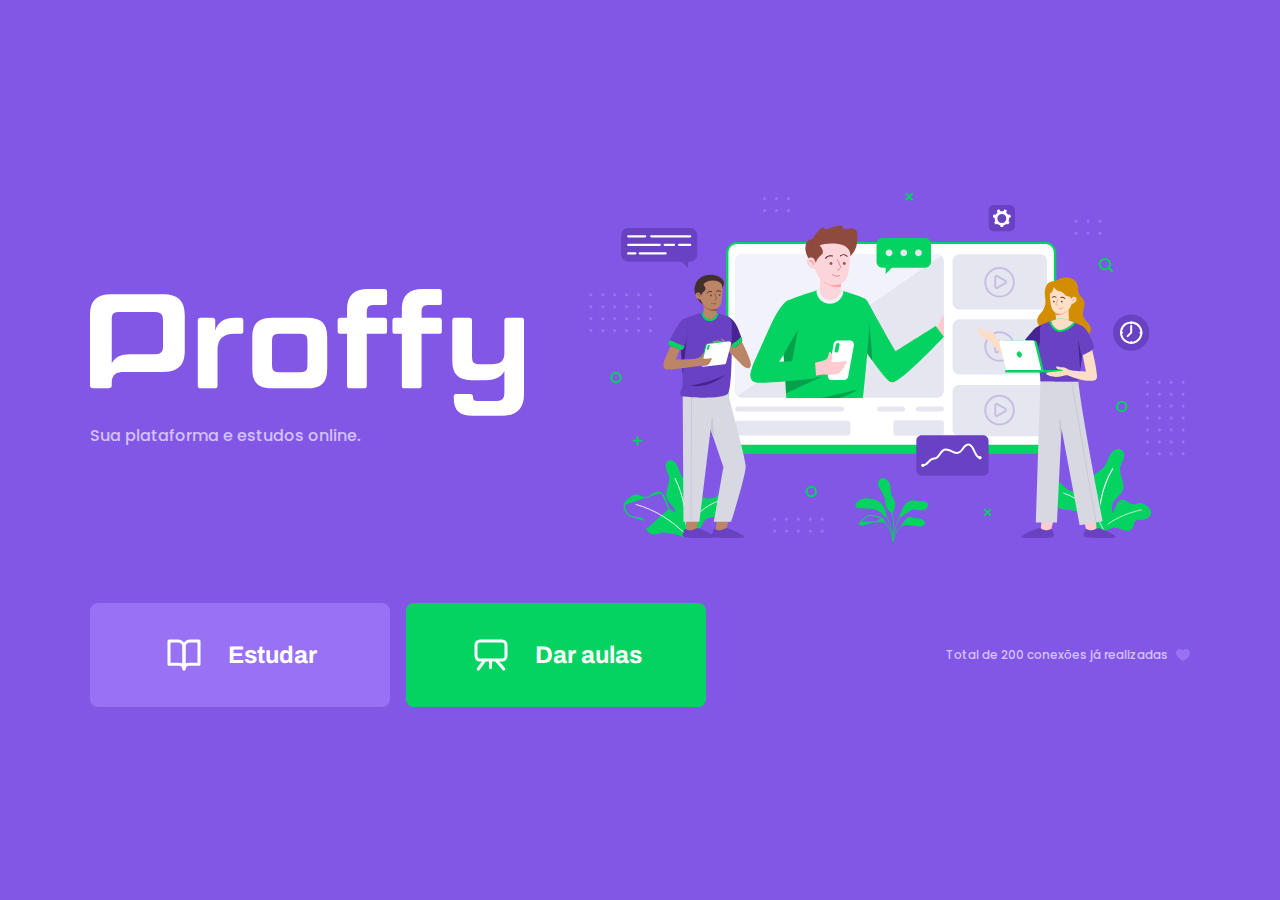
<file: index.html>
<!-- Isso é uma tag <html> -->
<!-- Na tag <head> irá configurações do meu documento. -->
<!-- Na tag body: Todo conteúdo visível na página -->
<!--
    HTML

    Hypertext
        Hipertexto
        <a>
    
    Markup
        Marcação

    Language
        Linguagem
-->

<!DOCTYPE html>
<html lang="pt_br">
<head>
    <meta charset="UTF-8">
    <meta name="viewport" content="width=device-width, initial-scale=1.0">
    <title>Proffy | Sua plataforma de estudos online</title>
    <link rel="stylesheet" href="./styles/main.css">
    <link rel="stylesheet" href="./styles/partials/page-landing.css">
    <link href="https://fonts.googleapis.com/css2?family=Archivo:wght@400;700&amp;family=Poppins:wght@400;600&amp;display=swap" rel="stylesheet">
</head>
<body id="page-landing">

    <div id="container">
        <div class="logo-container">
            <img src="./images/logo.svg" alt="Proffy">
            <p>Sua plataforma e estudos online.</p>
        </div>
        
        <img class="hero-image" src="./images/landing.svg" alt="Plataforma de Estudos">

        <div class="buttons-container">
            <a class="study" href="./study.html">
                <img src="./images/icons/study.svg" alt="Estudar">
                Estudar
            </a>

            <a class="give-classes" href="/give-classes.html">
                <img src="./images/icons/give-classes.svg" alt="Dar aulas">
                Dar aulas
            </a>
        </div>

        <p class="total-connections">
            Total de 200 conexões já realizadas
            <img src="./images/icons/purple-heart.svg" alt="Coração roxo">
        </p>
    </div>

</body>
</html>
</file>
<file: styles/main.css>
/*
    CSS

    Cascading Style Sheet
*/

:root {
    /* variáveis css*/
    --color-background: #F0F0F7;
    --color-primary-lighter: #9871F5;
    --color-primary-light: #916BEA;
    --color-primary: #8257E5;
    --color-primary-dark: #774DD6;
    --color-primary-darker: #6842c2;
    --color-secondary: #04D361;
    --color-secondary-dark: #04BF58;
    --color-title-in-primary: #FFFFFF;
    --color-text-in-primary: #D4C2FF;
    --color-text-title: #32264D;
    --color-text-complement: #9C98A6;
    --color-text-base: #6A6180;
    --color-line-in-white: #E6E6F0;
    --color-input-background: #F8F8FC;
    --color-button-text: #FFFFFF;
    --color-box-base: #FFFFFF;
    --color-box-footer: #FAFAFC;
    --color-small-info: #C1BCCC;
    font-size: 60%; /* controle das medidas rem */
}

* {
    margin: 0;
    padding: 0;
    box-sizing: border-box;
}

html,
body {
    height: 100vh;
}

body {
    background-color: var(--color-background);
    display: flex;
    align-items: center;
    justify-content: center;
}

body,
input,
button,
textarea {
    font: 500 1.6rem Poppins;
    color: var(--color-text-base);
}

#container {
    width: 90vw;
    max-width: 700px;
}

@media (min-width: 700px) {
    :root {
        font-size: 62.5%;
    }
}
</file>
<file: styles/partials/page-landing.css>
#page-landing {
    background-color: var(--color-primary);
}

#page-landing #container {
    color: var(--color-text-in-primary);
}

.logo-container {
    text-align: center;
    margin-bottom: 3.2rem;
}

.logo-container img {
    height: 10rem;
}

.logo-container h2 {
    font-weight: 500;
    font-size: 3.6rem;
    line-height: 4.6rem;
    margin-top: 0.8rem;
}

.hero-image {
    width: 100%;
}

.buttons-container {
    display: flex;
    justify-content: center;
    margin: 3.2rem 0;
}

.buttons-container a {
    width: 30rem;
    height: 10.4rem;

    border-radius: 0.8rem;
    margin-right: 1.6rem;

    font: 700 2.4rem Archivo;

    display: flex;
    align-items: center;
    justify-content: center;

    text-decoration: none;

    transition: background 0.2s;

    color: var(--color-button-text);
}

.buttons-container a img {
    width: 4rem;
    margin-right: 2.4rem;
}

.buttons-container a.study {
    background: var(--color-primary-lighter);
}

.buttons-container a.study:hover {
    background: var(--color-primary-light);
}

.buttons-container a.give-classes {
    background: var(--color-secondary);
    margin-right: 0;
}

.buttons-container a.give-classes:hover {
    background: var(--color-secondary-dark);
}

.total-connections {
    font-size: 1.8rem;

    display: flex;
    align-items: center;
    justify-content: center;
}

.total-connections img{
    margin-left: 0.8rem;
}

@media (max-width: 699px) {
    :root {
        font-size: 40%; /* modificar as medidas rem */
    }   

}

@media (min-width: 1100px) {
    #page-landing #container {
        max-width: 1100px;
        display: grid;
        grid-template-columns: 2fr 1fr 2fr;
        grid-template-rows: 350px 1fr;
        grid-template-areas: 
        "proffy image image"
        "button button texting";
        gap: 60px;
    }

    .logo-container {
        grid-area: proffy;
        text-align: initial;
        align-self: center;
        margin: 0;
    }

    .logo-container img {
        height: 127px;
    }

    .hero-image {
        grid-area: image;
        height: 350px;
    }

    .buttons-container {
        grid-area: button;
        justify-content: flex-start;
        margin: 0;
    }

    .total-connections {
        grid-area: texting;
        justify-self: end;
        font-size: 1.2rem;
    }
}
</file>
